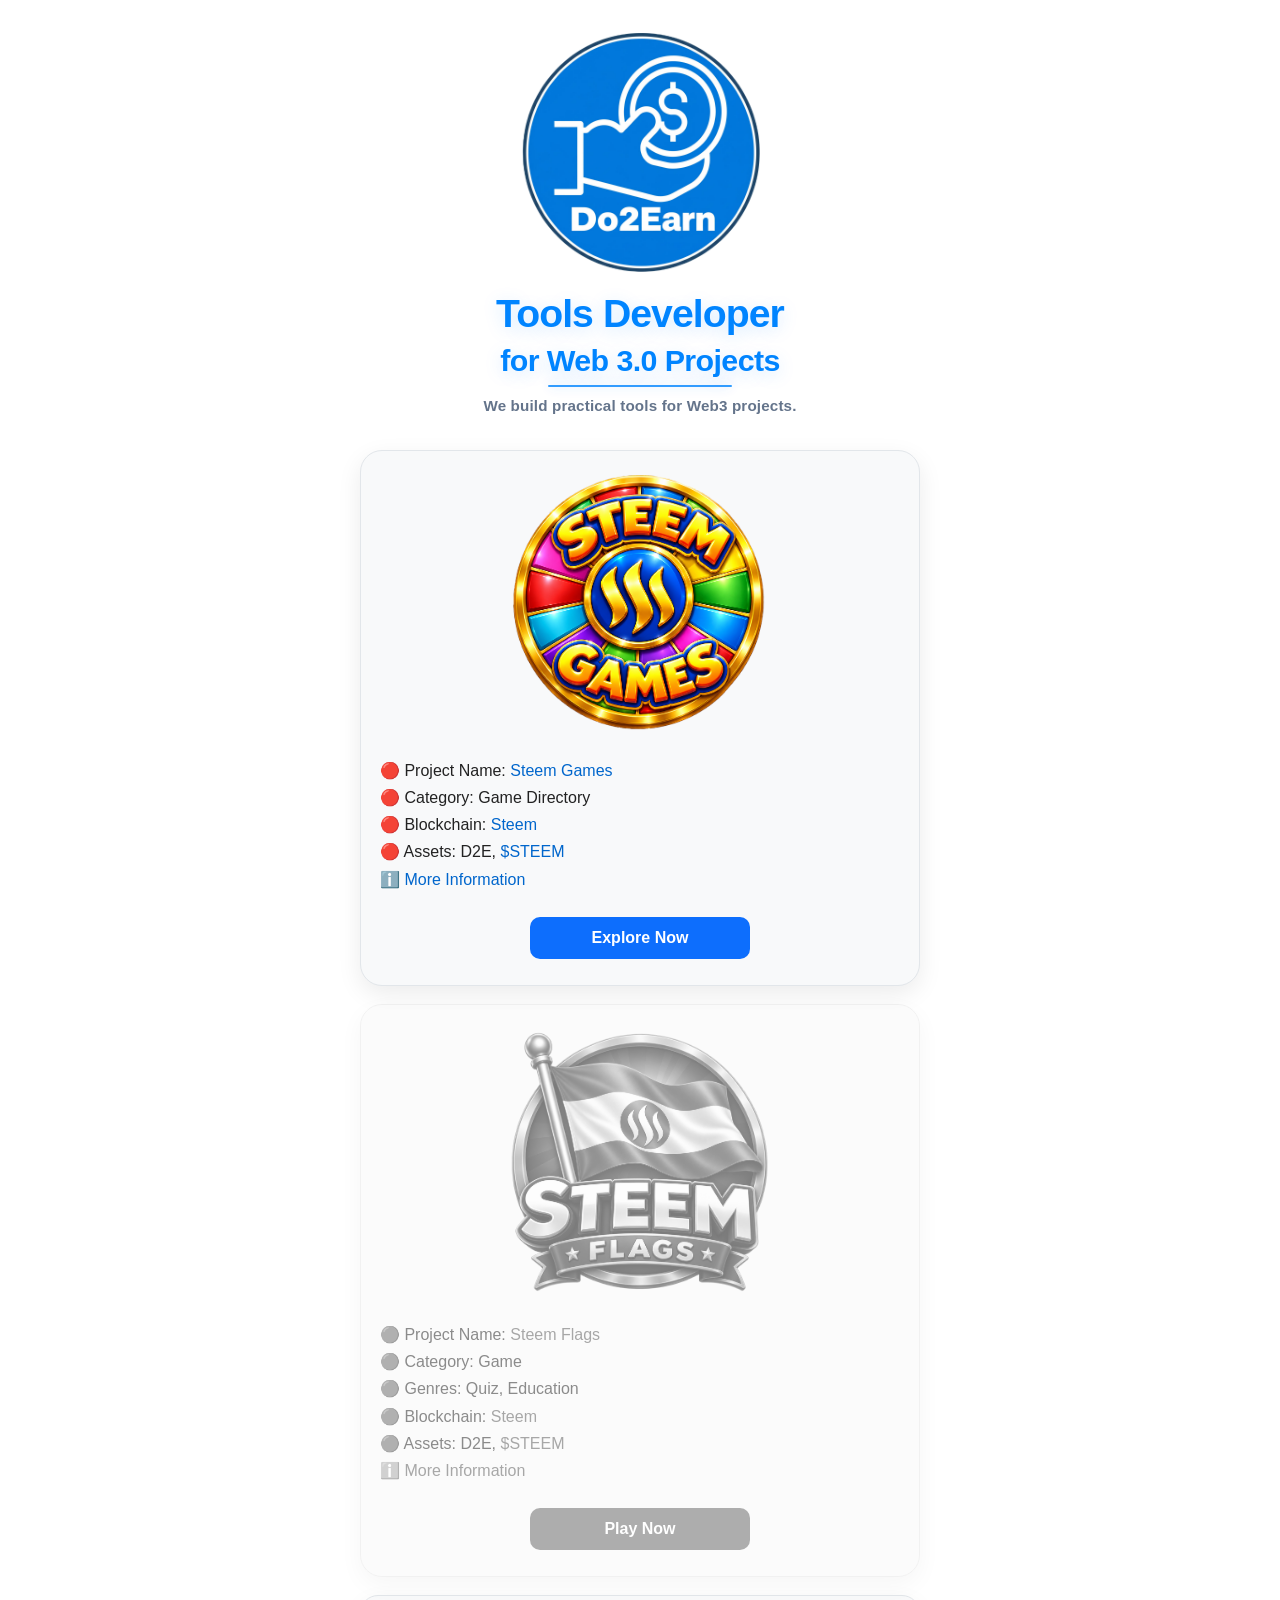
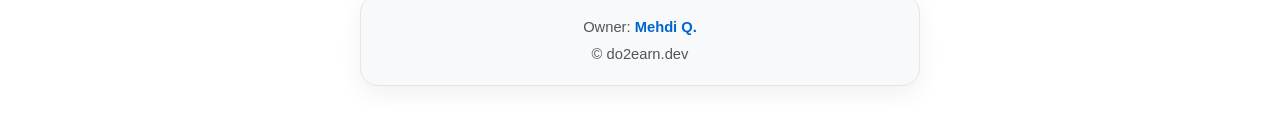
<file: index.html>
<!DOCTYPE html>
<html lang="en">
<head>
  <meta charset="UTF-8">
  <meta name="viewport" content="width=device-width, initial-scale=1.0, viewport-fit=cover">
  <meta name="adsbitvex-verify" content="Rust6GfXnSz6x3okfQxAK5yL">
  <meta name="adbnk-site-verification" content="adbnk-verify-3f54657ffb1a290b27d819ff" />
  <title>Do2Earn</title>
  <style>
    * { box-sizing: border-box; }
    body {
      margin: 0;
      min-height: 100vh;
      min-height: 100svh;
      display: flex;
      justify-content: center;
      align-items: center;
      font-family: Arial, sans-serif;
      text-align: center;
      background: #fff;
      color: #222;
      padding: env(safe-area-inset-top) env(safe-area-inset-right) env(safe-area-inset-bottom) env(safe-area-inset-left);
    }
    main {
      width: 100%;
      max-width: 600px;
      padding: 32px 20px;
    }
    .do2earn-logo {
      width: min(240px, 68vw);
      height: auto;
      display: block;
      margin: 0 auto 20px;
    }
    .tagline {
      position: relative;
      display: inline-block;
      margin: 0 0 8px;
      padding: 0 10px 10px;
      font-family: "Segoe UI", Arial, sans-serif;
      font-size: clamp(1.65rem, 5.8vw, 2.35rem);
      line-height: 1.12;
      font-weight: 800;
      letter-spacing: -0.025em;
      color: #0084ff;
      text-shadow: 0 4px 18px rgba(0, 132, 255, 0.18);
    }
    .tagline span {
      display: block;
    }
    .tagline .tagline-primary {
      font-size: clamp(1.9rem, 6.2vw, 2.45rem);
    }
    .tagline .tagline-secondary {
      margin-top: 7px;
      font-size: clamp(1.45rem, 4.8vw, 1.9rem);
      letter-spacing: -0.02em;
    }
    .tagline::after {
      content: "";
      position: absolute;
      left: 20%;
      right: 20%;
      bottom: 0;
      height: 2px;
      border-radius: 999px;
      background: #0084ff;
      opacity: 0.8;
      box-shadow: 0 0 12px rgba(0, 132, 255, 0.35);
    }
    .experience-tagline {
      margin: 0 0 32px;
      color: #64748b;
      font-size: clamp(0.8rem, 3.2vw, 0.95rem);
      line-height: 1.5;
      font-weight: 600;
      letter-spacing: 0.01em;
    }
    .project-card {
      margin: 0 auto;
      width: 100%;
      max-width: 560px;
      padding: 24px 18px 26px;
      background: #f8f9fa;
      border: 1px solid #e2e6ea;
      border-radius: 22px;
      box-shadow: 0 8px 24px rgba(0, 0, 0, 0.08);
    }
    .project-card + .project-card {
      margin-top: 18px;
    }
    .project-link {
      display: inline-block;
    }
    .steemflags-logo,
    .steemgames-logo {
      width: min(260px, 72vw);
      height: auto;
      display: block;
      margin: 0 auto 18px;
      transition: transform 0.2s ease;
    }
    .project-link:hover .steemflags-logo,
    .project-link:hover .steemgames-logo {
      transform: scale(1.03);
    }
    .project-info {
      margin: 0 auto 18px;
      max-width: 520px;
      text-align: left;
      line-height: 1.7;
      font-size: clamp(0.9rem, 3.8vw, 1rem);
      overflow-wrap: anywhere;
    }
    .project-info a {
      color: #06c;
      text-decoration: none;
    }
    .project-info a:hover {
      text-decoration: underline;
    }
    .play-now {
      display: inline-block;
      width: min(100%, 220px);
      margin-top: 6px;
      padding: 12px 24px;
      background: #0d6efd;
      color: #fff;
      text-decoration: none;
      font-weight: 700;
      border-radius: 10px;
      transition: background 0.2s ease, transform 0.2s ease;
    }
    .play-now:hover {
      background: #0b5ed7;
      transform: translateY(-1px);
    }
    .project-card.is-disabled {
      filter: grayscale(1);
      opacity: 0.52;
      cursor: not-allowed;
    }
    .project-card.is-disabled a {
      pointer-events: none;
      cursor: not-allowed;
    }
    .footer-card {
      width: 100%;
      max-width: 560px;
      margin: 18px auto 0;
      padding: 18px 16px;
      background: #f8f9fa;
      border: 1px solid #e2e6ea;
      border-radius: 18px;
      box-shadow: 0 8px 24px rgba(0, 0, 0, 0.06);
      color: #555;
      font-size: 0.92rem;
      line-height: 1.8;
    }
    .footer-card a {
      color: #06c;
      text-decoration: none;
      font-weight: 600;
    }
    .footer-card a:hover {
      text-decoration: underline;
    }
    @media (max-width: 480px) {
      main {
        padding: 24px 14px;
      }
      .do2earn-logo {
        width: min(210px, 64vw);
        margin-bottom: 16px;
      }
      .tagline {
        margin-bottom: 6px;
        padding-bottom: 8px;
        letter-spacing: -0.02em;
      }
      .experience-tagline {
        margin-bottom: 26px;
        letter-spacing: 0.02em;
      }
      .project-card {
        padding: 20px 15px 22px;
        border-radius: 18px;
      }
      .project-info {
        line-height: 1.65;
      }
      .footer-card {
        margin-top: 14px;
        padding: 16px 14px;
        border-radius: 16px;
      }
    }
  </style>
</head>
<body>
  <main>
    <img class="do2earn-logo" src="assets/Do2Earn_Logo.png" alt="Do2Earn">

    <h1 class="tagline"><span class="tagline-primary">Tools Developer</span><span class="tagline-secondary">for Web 3.0 Projects</span></h1>
    <p class="experience-tagline">We build practical tools for Web3 projects.</p>

    <section class="project-card">
      <a class="project-link" href="https://steemgames.do2earn.dev/" target="_blank" rel="noopener noreferrer" aria-label="Open Steem Games">
        <img class="steemgames-logo" src="assets/steemgames_logo.png" alt="Steem Games">
      </a>

      <div class="project-info">
        🔴 Project Name: <a href="https://steemgames.do2earn.dev/" target="_blank" rel="noopener noreferrer">Steem Games</a><br>
        🔴 Category: Game Directory<br>
        🔴 Blockchain: <a href="https://coinmarketcap.com/currencies/steem/" target="_blank" rel="noopener noreferrer">Steem</a><br>
        🔴 Assets: D2E, <a href="https://coinmarketcap.com/currencies/steem/" target="_blank" rel="noopener noreferrer">$STEEM</a><br>
        ℹ️ <a href="https://steemgames.do2earn.dev/about.html" target="_blank" rel="noopener noreferrer">More Information</a>
      </div>

      <a class="play-now" href="https://steemgames.do2earn.dev/" target="_blank" rel="noopener noreferrer">Explore Now</a>
    </section>

    <section class="project-card is-disabled" inert aria-disabled="true">
      <a class="project-link" href="https://steemflags.do2earn.dev" target="_blank" rel="noopener" aria-label="Open Steem Flags">
        <img class="steemflags-logo" src="assets/steemflags_logo.png" alt="Steem Flags">
      </a>

      <div class="project-info">
        🔵 Project Name: <a href="https://steemflags.do2earn.dev" target="_blank" rel="noopener">Steem Flags</a><br>
        🔵 Category: Game<br>
        🔵 Genres: Quiz, Education<br>
        🔵 Blockchain: <a href="https://coinmarketcap.com/currencies/steem/" target="_blank" rel="noopener">Steem</a><br>
        🔵 Assets: D2E, <a href="https://coinmarketcap.com/currencies/steem/" target="_blank" rel="noopener">$STEEM</a><br>
        ℹ️ <a href="https://steemflags.do2earn.dev/about.html" target="_blank" rel="noopener">More Information</a>
      </div>

      <a class="play-now" href="https://steemflags.do2earn.dev" target="_blank" rel="noopener">Play Now</a>
    </section>

    <footer class="footer-card">
      Owner: <a href="https://allmylinks.com/mehdiq" target="_blank" rel="noopener">Mehdi Q.</a><br>
      © do2earn.dev
    </footer>
  </main>
</body>
</html>
</file>
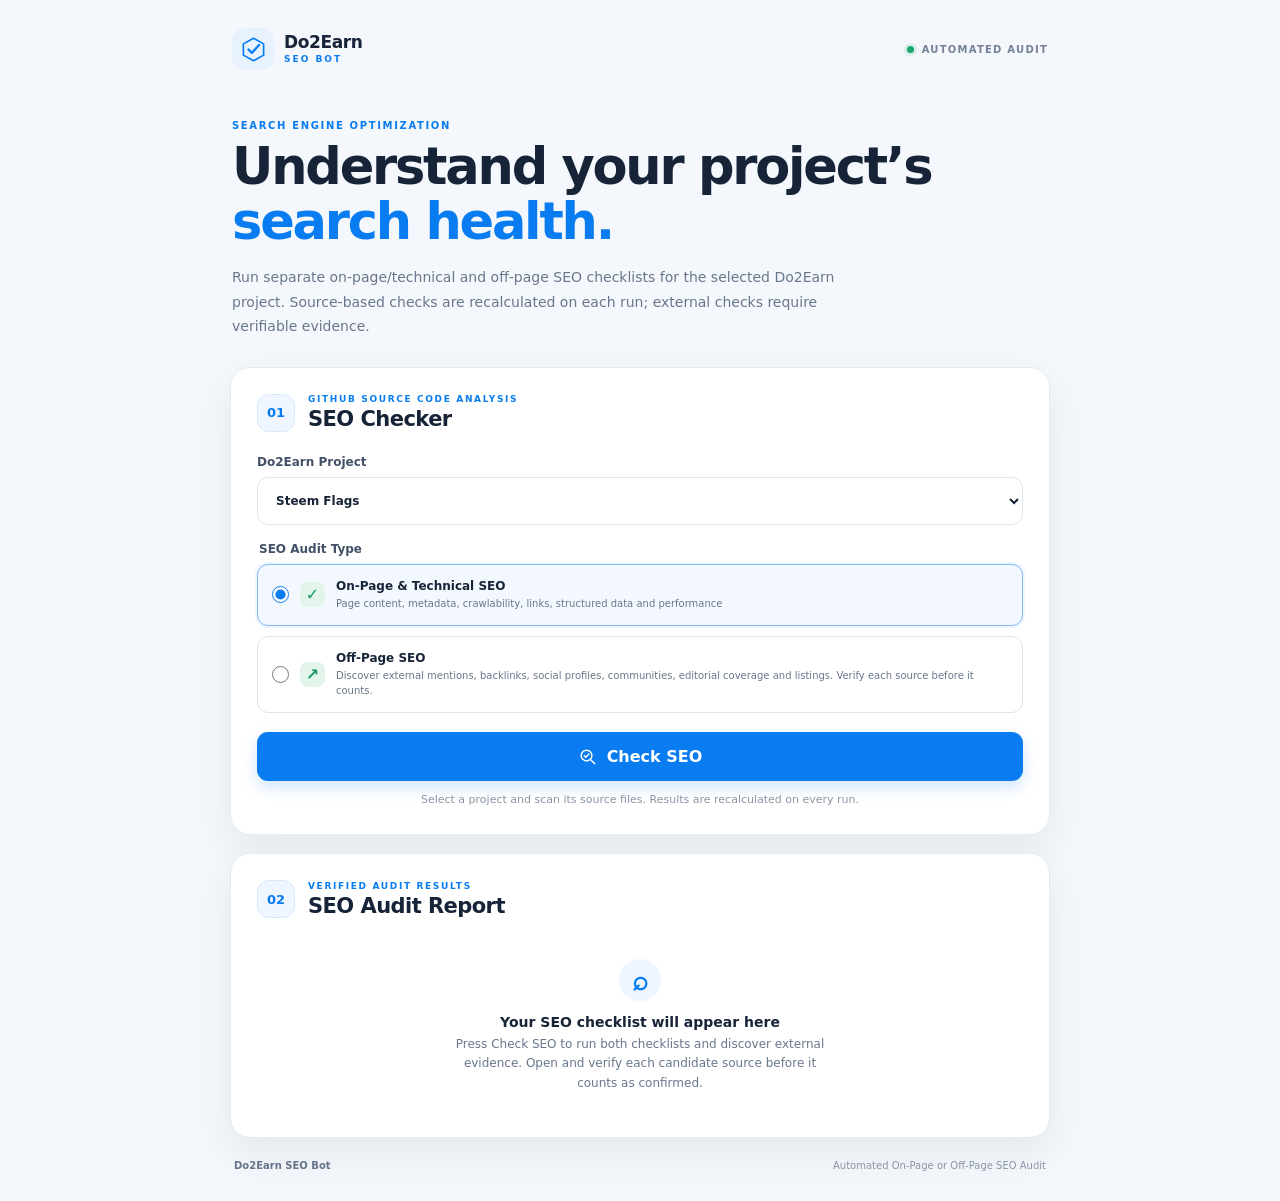
<file: do2earn-seo-bot/index.html>
<!doctype html>
<html lang="en">
<head>
  <meta charset="utf-8">
  <meta name="viewport" content="width=device-width, initial-scale=1">
  <meta name="theme-color" content="#f5f8fc">
  <meta name="description" content="On-page, technical and off-page SEO audits for Steem Flags and Steem Games by Do2Earn.">
  <title>Do2Earn SEO Bot</title>
  <link rel="stylesheet" href="./style.css">
  <script src="./script.js?v=15" defer></script>
</head>
<body>
  <main class="app-shell">
    <header class="topbar">
      <a class="brand" href="./" aria-label="Do2Earn SEO Bot home">
        <span class="brand-mark" aria-hidden="true"><svg viewBox="0 0 48 48"><path d="M24 4 42 14v20L24 44 6 34V14L24 4Z" fill="none" stroke="currentColor" stroke-width="3"/><path d="m15 24 6 6 13-14" fill="none" stroke="currentColor" stroke-width="4" stroke-linecap="round" stroke-linejoin="round"/></svg></span>
        <span><strong>Do2Earn</strong><small>SEO BOT</small></span>
      </a>
      <span class="topbar-note"><span class="status-dot"></span> AUTOMATED AUDIT</span>
    </header>
    <section class="intro">
      <p class="eyebrow">SEARCH ENGINE OPTIMIZATION</p>
      <h1>Understand your project’s<br><span>search health.</span></h1>
      <p class="intro-copy">Run separate on-page/technical and off-page SEO checklists for the selected Do2Earn project. Source-based checks are recalculated on each run; external checks require verifiable evidence.</p>
    </section>
    <section class="card setup-card" aria-labelledby="checker-title">
      <div class="card-heading"><span class="step-number">01</span><div><p class="eyebrow">GITHUB SOURCE CODE ANALYSIS</p><h2 id="checker-title">SEO Checker</h2></div></div>
      <label class="field"><span>Do2Earn Project</span><select id="project-select"><option value="steem-flags">Steem Flags</option><option value="steem-games">Steem Games</option></select></label>
      <fieldset class="audit-mode" aria-label="Choose one SEO audit type"><legend>SEO Audit Type</legend><label class="audit-option"><input type="radio" name="audit-type" value="on-page" checked><span class="scope-check">✓</span><span><strong>On-Page &amp; Technical SEO</strong><small>Page content, metadata, crawlability, links, structured data and performance</small></span></label><label class="audit-option"><input type="radio" name="audit-type" value="off-page"><span class="scope-check">↗</span><span><strong>Off-Page SEO</strong><small>Discover external mentions, backlinks, social profiles, communities, editorial coverage and listings. Verify each source before it counts.</small></span></label></fieldset>
      <button class="primary-button" id="check-button" type="button"><svg viewBox="0 0 24 24" aria-hidden="true"><circle cx="10.8" cy="10.8" r="6.8"/><path d="m16 16 5 5M7.8 10.8l2 2 4-4"/></svg>Check SEO</button>
      <p class="helper-text" id="helper-text">Select a project and scan its source files. Results are recalculated on every run.</p>
      <div class="error-box" id="error-box" hidden role="alert"></div>
    </section>
    <section class="card results-card" id="results-card" aria-labelledby="results-title" aria-live="polite">
      <div class="card-heading"><span class="step-number">02</span><div><p class="eyebrow">VERIFIED AUDIT RESULTS</p><h2 id="results-title">SEO Audit Report</h2></div></div>
      <div class="empty-state" id="empty-state"><span class="empty-icon" aria-hidden="true">⌕</span><h3>Your SEO checklist will appear here</h3><p>Press Check SEO to run both checklists and discover external evidence. Open and verify each candidate source before it counts as confirmed.</p></div>
      <div id="report-content" hidden>
        <div class="results-meta"><div><h3 id="report-project">Steem Flags</h3><p id="report-url"></p></div><span class="audit-time" id="audit-time"></span></div>
        <div class="summary-grid"><div class="summary-tile"><strong id="score-value">—</strong><span>Verified score</span></div><div class="summary-tile pass-tile"><strong id="pass-value">0</strong><span>Passed</span></div><div class="summary-tile fail-tile"><strong id="fail-value">0</strong><span>Issues</span></div><div class="summary-tile unknown-tile"><strong id="unknown-value">0</strong><span>Unknown</span></div><div class="summary-tile na-tile"><strong id="na-value">0</strong><span>Not applicable</span></div></div>
        <div class="coverage-line"><span id="coverage-text">Audit coverage</span><span id="pages-text"></span></div><div class="progress-track" role="progressbar" aria-label="Verified SEO score" aria-valuemin="0" aria-valuemax="100" aria-valuenow="0" id="progress-bar"><span id="progress-fill"></span></div>
        <div class="legend"><span class="legend-pass">PASS · Verified</span><span class="legend-fail">FAIL · Needs attention</span><span class="legend-unknown">UNKNOWN · Not verified</span><span class="legend-na">N/A · Not applicable</span></div>
        <div class="list-toolbar"><h3>Audit checks</h3><button class="text-button" id="rerun-button" type="button">Run again</button></div><div class="checklist" id="checklist"></div><section class="offpage-panel" id="offpage-panel" hidden><h3>Off-Page Evidence Discovery</h3><p>Public search results are discovery candidates, not proof. Open each source and use Verify source to confirm a live mention or backlink. Backlink quality and historical link changes still require specialist data or human review.</p><div id="offpage-results"></div><div class="offpage-tools"><a href="https://search.google.com/search-console" target="_blank" rel="noopener noreferrer">Google Search Console</a><a href="https://www.bing.com/webmasters/" target="_blank" rel="noopener noreferrer">Bing Webmaster Tools</a><a href="https://ahrefs.com/backlink-checker" target="_blank" rel="noopener noreferrer">Ahrefs Free Backlink Checker</a></div></section><div class="report-note" id="report-note"></div>
      </div>
    </section>
    <footer><span>Do2Earn SEO Bot</span><span>Automated On-Page or Off-Page SEO Audit</span></footer>
  </main>
</body>
</html>
</file>
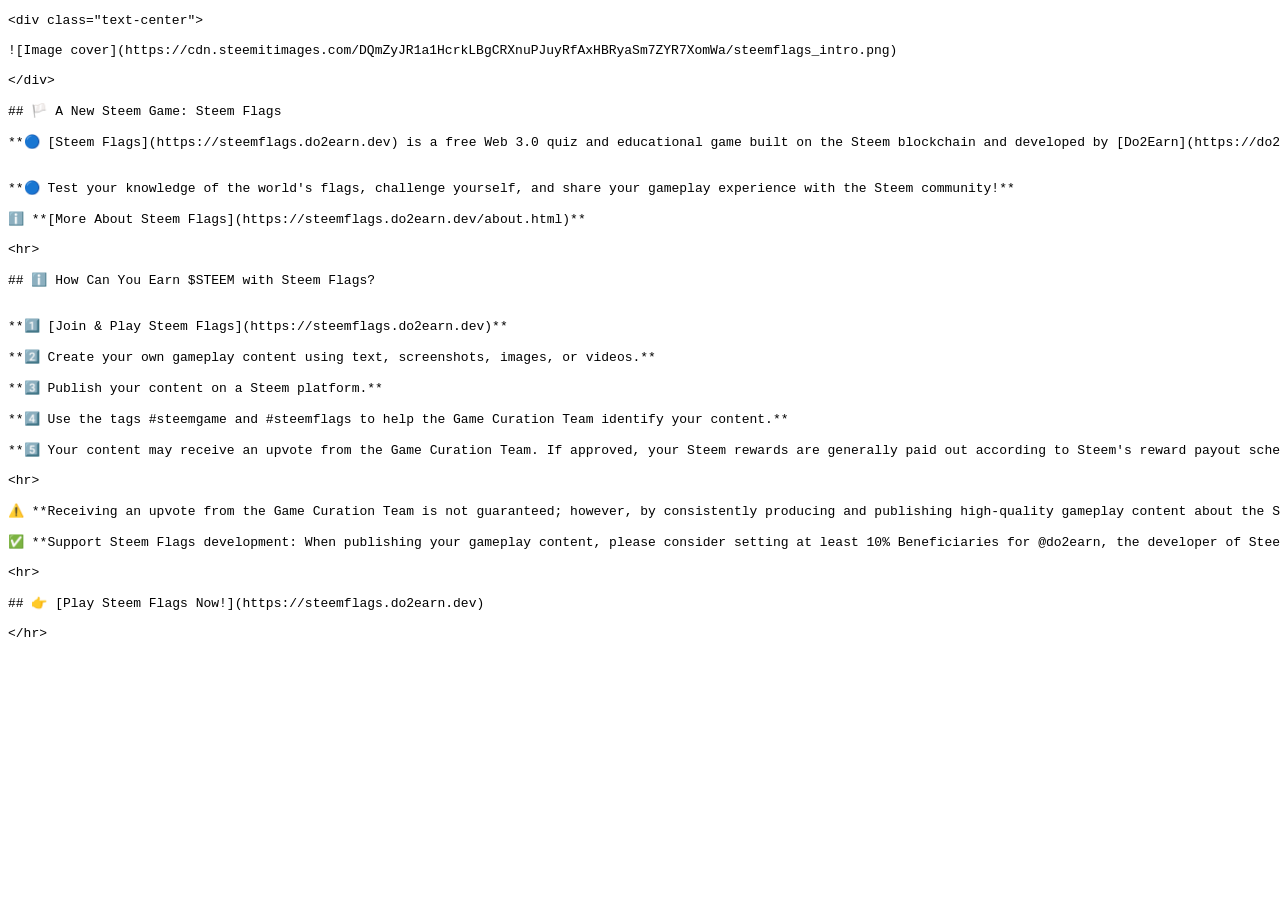
<file: steem-comment-bot/campaigns/steem-flags-earn-more-steem.html>
<!doctype html>
<html lang="en"><head><meta charset="utf-8"><title>Steem Flags - Earn more $STEEM</title></head>
<body><article data-campaign-title="Steem Flags - Earn more $STEEM"><pre data-comment-body>&lt;div class="text-center"&gt;

![Image cover](https://cdn.steemitimages.com/DQmZyJR1a1HcrkLBgCRXnuPJuyRfAxHBRyaSm7ZYR7XomWa/steemflags_intro.png)

&lt;/div&gt;

## 🏳️ A New Steem Game: Steem Flags

**🔵 [Steem Flags](https://steemflags.do2earn.dev) is a free Web 3.0 quiz and educational game built on the Steem blockchain and developed by [Do2Earn](https://do2earn.dev).**


**🔵 Test your knowledge of the world's flags, challenge yourself, and share your gameplay experience with the Steem community!**

ℹ️ **[More About Steem Flags](https://steemflags.do2earn.dev/about.html)**

&lt;hr&gt;

## ℹ️ How Can You Earn $STEEM with Steem Flags?


**1️⃣ [Join &amp; Play Steem Flags](https://steemflags.do2earn.dev)**

**2️⃣ Create your own gameplay content using text, screenshots, images, or videos.**

**3️⃣ Publish your content on a Steem platform.**

**4️⃣ Use the tags #steemgame and #steemflags to help the Game Curation Team identify your content.**

**5️⃣ Your content may receive an upvote from the Game Curation Team. If approved, your Steem rewards are generally paid out according to Steem's reward payout schedule.**

&lt;hr&gt;

⚠️ **Receiving an upvote from the Game Curation Team is not guaranteed; however, by consistently producing and publishing high-quality gameplay content about the Steem Flags game on one of the Steem platforms, your gameplay content can get substantial upvote from the team.**

✅ **Support Steem Flags development: When publishing your gameplay content, please consider setting at least 10% Beneficiaries for @do2earn, the developer of Steem Flags.**

&lt;hr&gt;

## 👉 [Play Steem Flags Now!](https://steemflags.do2earn.dev)

&lt;/hr&gt;</pre></article></body></html>
</file>
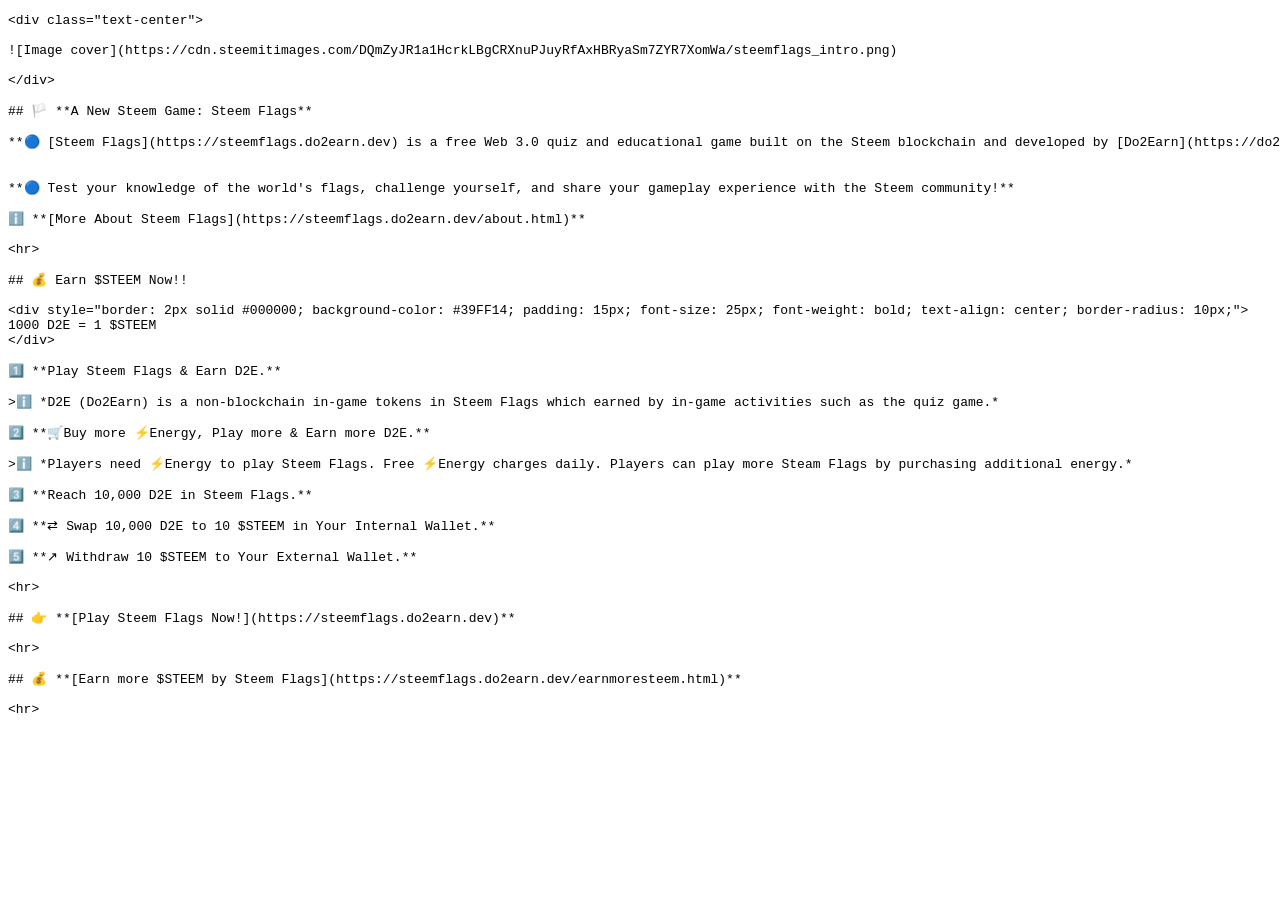
<file: steem-comment-bot/campaigns/steem-flags-earn-steem-now.html>
<!doctype html>
<html lang="en"><head><meta charset="utf-8"><title>Steem Flags - Earn $STEEM Now!</title></head>
<body><article data-campaign-title="Steem Flags - Earn $STEEM Now!"><pre data-comment-body>&lt;div class="text-center"&gt;

![Image cover](https://cdn.steemitimages.com/DQmZyJR1a1HcrkLBgCRXnuPJuyRfAxHBRyaSm7ZYR7XomWa/steemflags_intro.png)

&lt;/div&gt;

## 🏳️ **A New Steem Game: Steem Flags**

**🔵 [Steem Flags](https://steemflags.do2earn.dev) is a free Web 3.0 quiz and educational game built on the Steem blockchain and developed by [Do2Earn](https://do2earn.dev).**


**🔵 Test your knowledge of the world's flags, challenge yourself, and share your gameplay experience with the Steem community!**

ℹ️ **[More About Steem Flags](https://steemflags.do2earn.dev/about.html)**

&lt;hr&gt;

## 💰 Earn $STEEM Now!!

&lt;div style="border: 2px solid #000000; background-color: #39FF14; padding: 15px; font-size: 25px; font-weight: bold; text-align: center; border-radius: 10px;"&gt;
1000 D2E = 1 $STEEM
&lt;/div&gt;

1️⃣ **Play Steem Flags &amp; Earn D2E.**

&gt;ℹ️ *D2E (Do2Earn) is a non-blockchain in-game tokens in Steem Flags which earned by in-game activities such as the quiz game.*

2️⃣ **🛒Buy more ⚡Energy, Play more &amp; Earn more D2E.**

&gt;ℹ️ *Players need ⚡Energy to play Steem Flags. Free ⚡Energy charges daily. Players can play more Steam Flags by purchasing additional energy.*

3️⃣ **Reach 10,000 D2E in Steem Flags.**

4️⃣ **⇄ Swap 10,000 D2E to 10 $STEEM in Your Internal Wallet.**

5️⃣ **↗ Withdraw 10 $STEEM to Your External Wallet.**

&lt;hr&gt;

## 👉 **[Play Steem Flags Now!](https://steemflags.do2earn.dev)**

&lt;hr&gt;

## 💰 **[Earn more $STEEM by Steem Flags](https://steemflags.do2earn.dev/earnmoresteem.html)**

&lt;hr&gt;</pre></article></body></html>
</file>
<file: do2earn-seo-bot/style.css>
:root{color-scheme:light;--ink:#172438;--muted:#68778b;--blue:#087cf0;--blue-dark:#0865c5;--line:#e4eaf1;--surface:#fff;--canvas:#f4f7fb;--green:#159765;--red:#cf4d4d;--amber:#a87916;--shadow:0 16px 42px rgba(23,43,77,.07)}
*{box-sizing:border-box}body{margin:0;background:var(--canvas);color:var(--ink);font-family:Inter,ui-sans-serif,system-ui,-apple-system,BlinkMacSystemFont,"Segoe UI",sans-serif;-webkit-font-smoothing:antialiased}button,select{font:inherit}.app-shell{width:min(100% - 36px,820px);margin:0 auto;padding:24px 0 30px}.topbar{display:flex;align-items:center;justify-content:space-between;padding:4px 2px 26px}.brand{display:flex;align-items:center;gap:10px;color:var(--ink);text-decoration:none}.brand-mark{width:42px;height:42px;display:grid;place-items:center;border-radius:13px;background:#e8f2ff;color:var(--blue)}.brand-mark svg{width:27px;height:27px}.brand strong,.brand small{display:block;line-height:1.1}.brand strong{font-size:17px;letter-spacing:-.4px}.brand small{margin-top:4px;color:var(--blue);font-size:9px;font-weight:800;letter-spacing:2px}.topbar-note{display:flex;align-items:center;gap:8px;color:#748197;font-size:10px;font-weight:800;letter-spacing:1.25px}.status-dot{display:inline-block;width:7px;height:7px;border-radius:50%;background:#19a66e;box-shadow:0 0 0 3px rgba(25,166,110,.12)}.intro{padding:24px 2px 28px}.eyebrow{margin:0 0 8px;color:var(--blue);font-size:10px;font-weight:850;letter-spacing:1.65px}h1{margin:0;font-size:clamp(34px,7vw,51px);line-height:1.08;letter-spacing:-2.2px;font-weight:800}h1 span{color:var(--blue)}.intro-copy{max-width:620px;margin:16px 0 0;color:var(--muted);font-size:14px;line-height:1.75}.card{padding:26px;background:var(--surface);border:1px solid var(--line);border-radius:20px;box-shadow:var(--shadow)}.results-card{margin-top:18px;min-height:230px}.card-heading{display:flex;align-items:center;gap:13px;margin-bottom:23px}.step-number{width:38px;height:38px;display:grid;place-items:center;flex:none;border:1px solid #d9e9fc;border-radius:12px;background:#eff6ff;color:var(--blue);font-size:13px;font-weight:850}.card-heading .eyebrow{margin-bottom:3px;font-size:9px}h2{margin:0;font-size:21px;letter-spacing:-.55px}.field{display:grid;gap:8px;color:#425168;font-size:12px;font-weight:750}.field select{width:100%;height:48px;padding:0 14px;border:1px solid #dce4ee;border-radius:11px;background:#fff;color:var(--ink);outline:none}.field select:focus{border-color:var(--blue);box-shadow:0 0 0 3px rgba(8,124,240,.11)}.audit-scope{display:flex;align-items:center;gap:11px;margin-top:13px;padding:13px;border:1px solid #dcefe5;border-radius:11px;background:#f8fcfa}.audit-scope>span:nth-child(2){display:grid;gap:3px;flex:1}.audit-scope strong{font-size:12px}.audit-scope small{color:var(--muted);font-size:10px;line-height:1.5}.scope-check,.scope-lock{width:25px;height:25px;display:grid;place-items:center;border-radius:8px;background:#e3f5eb;color:var(--green);font-weight:900}.scope-live,.scope-off{font-size:9px;font-weight:850;letter-spacing:.7px;color:var(--green)}.audit-scope.disabled{border-color:var(--line);background:#fafbfc}.scope-lock{background:#eef1f5;color:#8995a5}.scope-off{color:#8995a5}.primary-button{width:100%;height:49px;display:flex;align-items:center;justify-content:center;gap:10px;margin-top:19px;border:0;border-radius:11px;background:var(--blue);color:white;font-weight:800;cursor:pointer;box-shadow:0 6px 15px rgba(8,124,240,.2);transition:background .18s,transform .18s}.primary-button:hover{background:var(--blue-dark);transform:translateY(-1px)}.primary-button:disabled{opacity:.65;cursor:wait;transform:none}.primary-button svg{width:19px;height:19px;fill:none;stroke:currentColor;stroke-width:1.8;stroke-linecap:round;stroke-linejoin:round}.helper-text{margin:11px 0 0;color:#8995a5;font-size:11px;text-align:center;line-height:1.5}.error-box{margin-top:13px;padding:12px 14px;border:1px solid #f0caca;border-radius:10px;background:#fff7f7;color:#a53b3b;font-size:12px;line-height:1.6}.empty-state{min-height:150px;display:flex;flex-direction:column;align-items:center;justify-content:center;text-align:center;padding:18px}.empty-icon{width:42px;height:42px;display:grid;place-items:center;border-radius:50%;background:#eef5ff;color:var(--blue);font-size:27px;font-weight:800}.empty-state h3{margin:13px 0 5px;font-size:14px}.empty-state p{max-width:390px;margin:0;color:var(--muted);font-size:12px;line-height:1.6}.results-meta{display:flex;justify-content:space-between;align-items:center;gap:12px;margin:0 0 17px}.results-meta h3{margin:0;font-size:16px}.results-meta p{margin:4px 0 0;color:var(--muted);font-size:12px;overflow-wrap:anywhere}.audit-time{color:#748197;font-size:10px;white-space:nowrap}.summary-grid{display:grid;grid-template-columns:repeat(4,1fr);gap:9px}.summary-tile{display:grid;gap:4px;padding:13px;border:1px solid var(--line);border-radius:11px;background:#fbfcfe}.summary-tile strong{font-size:23px;letter-spacing:-.8px}.summary-tile span{color:var(--muted);font-size:10px}.pass-tile strong{color:var(--green)}.fail-tile strong{color:var(--red)}.unknown-tile strong{color:var(--amber)}.coverage-line{display:flex;justify-content:space-between;gap:10px;margin:18px 0 8px;color:#718096;font-size:10px}.progress-track{height:9px;overflow:hidden;border-radius:99px;background:#e3eaf3}.progress-track span{display:block;width:0;height:100%;border-radius:inherit;background:linear-gradient(90deg,#087cf0,#32a4ff);transition:width .25s ease}.legend{display:flex;flex-wrap:wrap;gap:13px;margin:12px 0 21px;font-size:9px;font-weight:750}.legend-pass{color:var(--green)}.legend-fail{color:var(--red)}.legend-unknown{color:var(--amber)}.list-toolbar{display:flex;align-items:center;justify-content:space-between;gap:10px;margin:20px 0 11px}.list-toolbar h3{margin:0;font-size:14px}.text-button{padding:7px 0;border:0;background:none;color:#6e7d91;font-size:11px;font-weight:750;cursor:pointer}.text-button:hover{color:var(--blue)}.text-button:disabled{opacity:.5;cursor:wait}.checklist{display:grid;gap:8px}.check-item{display:flex;align-items:flex-start;gap:11px;padding:13px 14px;border:1px solid var(--line);border-radius:11px;background:#fff}.result-icon{width:22px;height:22px;display:grid;place-items:center;flex:none;border-radius:7px;font-size:12px;font-weight:900}.status-pass{border-color:#d5ecdf;background:#fbfefc}.status-pass .result-icon{background:#e5f6ec;color:var(--green)}.status-fail{border-color:#f1dada;background:#fffdfd}.status-fail .result-icon{background:#fbeaea;color:var(--red)}.status-unknown .result-icon{background:#fbf3df;color:var(--amber)}.check-copy{display:grid;gap:4px;flex:1;min-width:0}.check-title{color:#27374c;font-size:12px;line-height:1.45}.check-detail,.check-evidence{color:#7b8798;font-size:11px;line-height:1.55;overflow-wrap:anywhere}.check-evidence{color:#8995a5;font-size:10px}.result-status{flex:none;padding:4px 6px;border-radius:6px;background:#f0f2f5;color:#69778a;font-size:9px;font-weight:850;letter-spacing:.4px}.status-pass .result-status{background:#e5f6ec;color:var(--green)}.status-fail .result-status{background:#fbeaea;color:var(--red)}.status-unknown .result-status{background:#fbf3df;color:var(--amber)}.report-note{margin-top:15px;padding:12px 13px;border-radius:9px;background:#f7f8fa;color:#788496;font-size:10px;line-height:1.65}footer{display:flex;justify-content:space-between;gap:12px;padding:22px 4px 0;color:#8995a5;font-size:10px}footer span:first-child{font-weight:800;color:#65748a}[hidden]{display:none!important}@media(max-width:560px){.app-shell{width:min(100% - 24px,820px);padding-top:16px}.topbar{padding-bottom:17px}.intro{padding:18px 2px 22px}h1{letter-spacing:-1.5px}.intro-copy{font-size:13px}.card{padding:20px 16px;border-radius:16px}.results-meta{align-items:flex-start;flex-direction:column;gap:9px}.summary-grid{grid-template-columns:repeat(2,1fr)}.audit-time{white-space:normal}.coverage-line{font-size:9px}.legend{gap:8px}.result-status{font-size:8px}footer{font-size:9px}}@media(prefers-reduced-motion:reduce){*,*::before,*::after{scroll-behavior:auto!important;transition:none!important}}
.check-category{margin:16px 2px 2px;color:#52647c;font-size:11px;font-weight:850;letter-spacing:.8px;text-transform:uppercase}.check-category:first-child{margin-top:2px}

/* Explicit not-applicable audit state and five-metric summary layout */
.summary-grid{grid-template-columns:repeat(5,minmax(0,1fr))}
.na-tile strong{color:#7b8798}
.status-na{border-color:#e5e9ef;background:#fafbfc}
.status-na .result-icon{background:#eef1f5;color:#7b8798}
.status-na .result-status{background:#eef1f5;color:#69778a}
.legend-na{color:#7b8798}
@media(max-width:560px){.summary-grid{grid-template-columns:repeat(2,minmax(0,1fr))}}

.offpage-panel{margin-top:22px;padding:16px;border:1px solid #dce6f2;border-radius:13px;background:#f8fbff}.offpage-panel h3{margin:0 0 6px;font-size:14px}.offpage-panel>p,.offpage-empty{margin:0 0 13px;color:#718096;font-size:11px;line-height:1.6}.offpage-source{display:flex;align-items:center;gap:12px;padding:12px;margin-top:8px;border:1px solid var(--line);border-radius:10px;background:#fff}.offpage-source-copy{display:grid;gap:4px;flex:1;min-width:0}.offpage-source-copy strong{font-size:12px;line-height:1.4}.offpage-source-copy a{font-size:10px;color:var(--blue);overflow-wrap:anywhere}.offpage-source-copy p{margin:0;color:#7b8798;font-size:10px;line-height:1.5}.verify-source{flex:none;padding:8px 10px;border:1px solid #cbdcf0;border-radius:8px;background:#f1f7ff;color:#176bc1;font-size:10px;font-weight:800;cursor:pointer}.verify-source:disabled{opacity:.6;cursor:wait}.offpage-verified,.offpage-error{margin:8px 0 0;color:var(--green);font-size:10px;line-height:1.5}.offpage-error{color:var(--amber)}.offpage-tools{display:flex;flex-wrap:wrap;gap:12px;margin-top:14px;padding-top:12px;border-top:1px solid #e3eaf2}.offpage-tools a{font-size:10px;font-weight:750;color:var(--blue);text-decoration:none}.offpage-tools a:hover{text-decoration:underline}@media(max-width:560px){.offpage-source{align-items:flex-start;flex-direction:column}.verify-source{width:100%}}

/* Mutually exclusive audit type selector */
.audit-mode{display:grid;gap:10px;margin:17px 0 0;padding:0;border:0}
.audit-mode legend{margin-bottom:8px;color:#425168;font-size:12px;font-weight:800}
.audit-option{display:flex;align-items:center;gap:11px;padding:14px;border:1px solid #dce4ee;border-radius:11px;background:#fff;cursor:pointer;transition:border-color .15s,background .15s}
.audit-option:has(input:checked){border-color:#83b8f5;background:#f3f8ff;box-shadow:0 0 0 2px rgba(8,124,240,.07)}
.audit-option input{width:17px;height:17px;flex:none;margin:0;accent-color:var(--blue)}
.audit-option>span:nth-of-type(2){display:grid;gap:3px;flex:1}
.audit-option strong{font-size:12px}
.audit-option small{color:var(--muted);font-size:10px;line-height:1.5}
.audit-option .scope-check{flex:none}
</file>
